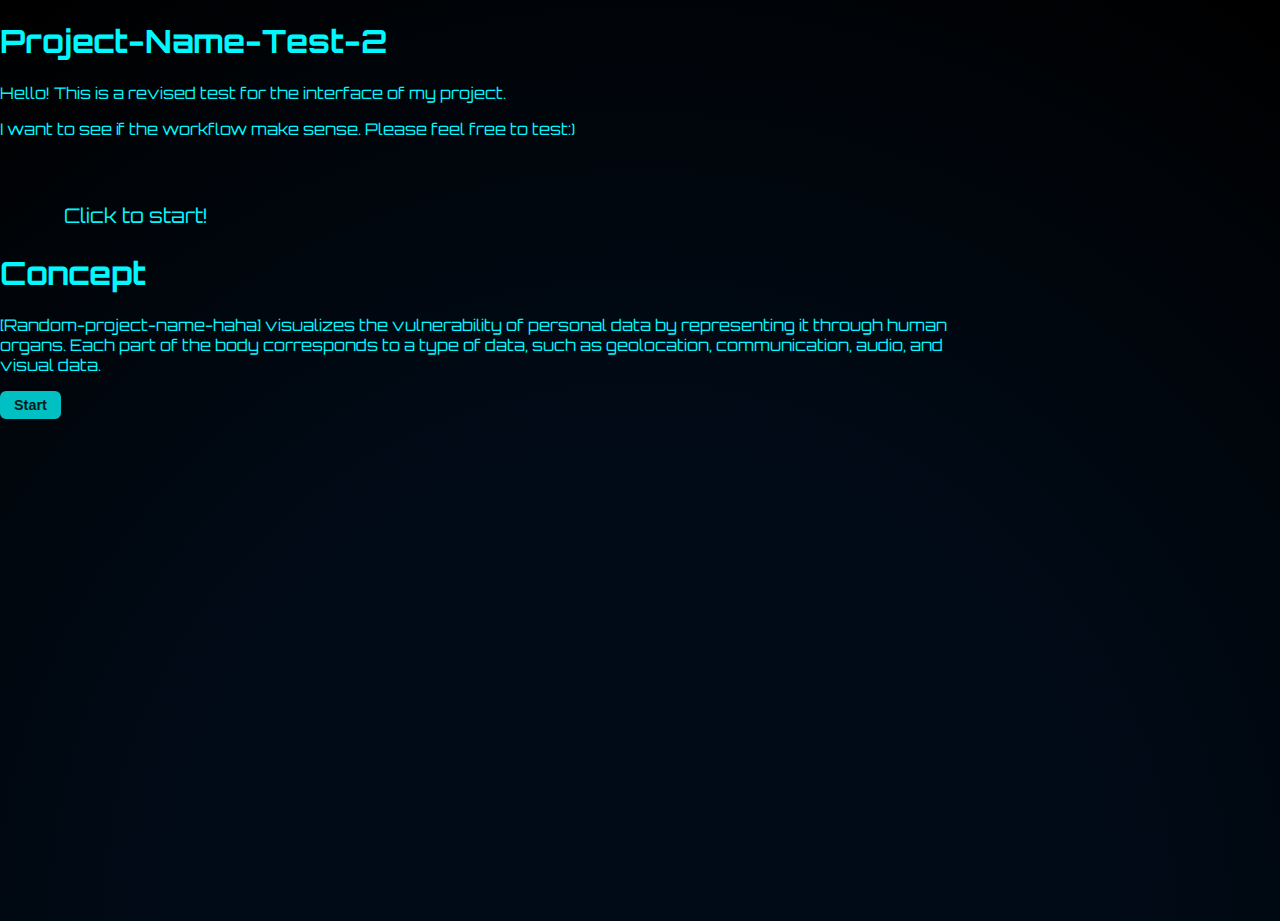
<file: index.html>
<!DOCTYPE html>
<html lang="en">
<head>
    <link rel="stylesheet" type="text/css" href="style.css">
    <link href="https://fonts.googleapis.com/css2?family=Abril+Fatface&family=Orbitron&family=Caudex&family=Audiowide&family= &family=Yrsa&family=Glory&family=Marcellus&family=Titillium+Web&family=Handjet&family=Prompt:ital,wght@0,300;0,400;1,300;1,400&display=swap" rel="stylesheet">
    <meta charset="UTF-8">
    <meta http-equiv="X-UA-Compatible" content="IE=edge">
    <meta name="viewport" content="width=device-width, initial-scale=1.0">
    <title>Interface sample rev</title>
</head>
<body>
    <div class="section" id="homepage">
        <h1>Project-Name-Test-2</h1>
        <div>
        <p>Hello! This is a revised test for the interface of my project.</p>
        <p>I want to see if the workflow make sense. Please feel free to test:)</p>
    </div>
        <!-- <img src="intro-image.png" alt="Project Image Intro" style="width:20%; height:auto;"> -->
        <div onclick="showConcept()" style="margin:5% 5% 2% 5%;font-size:20px;">Click to start!</div>
    </div>

    <div class="section hidden" id="concept">
        <h1>Concept</h1>
        
        <p class="concept-intro" style="width:75%;">[Random-project-name-haha] visualizes the vulnerability of personal data by representing it through human organs. 
            Each part of the body corresponds to a type of data, such as geolocation, communication, audio, and visual data.</p>
        <button class="btn" onclick="window.location.href='choice.html'">Start</button>
    </div>

    <script src="script.js"></script>
</body>

</html>
</file>
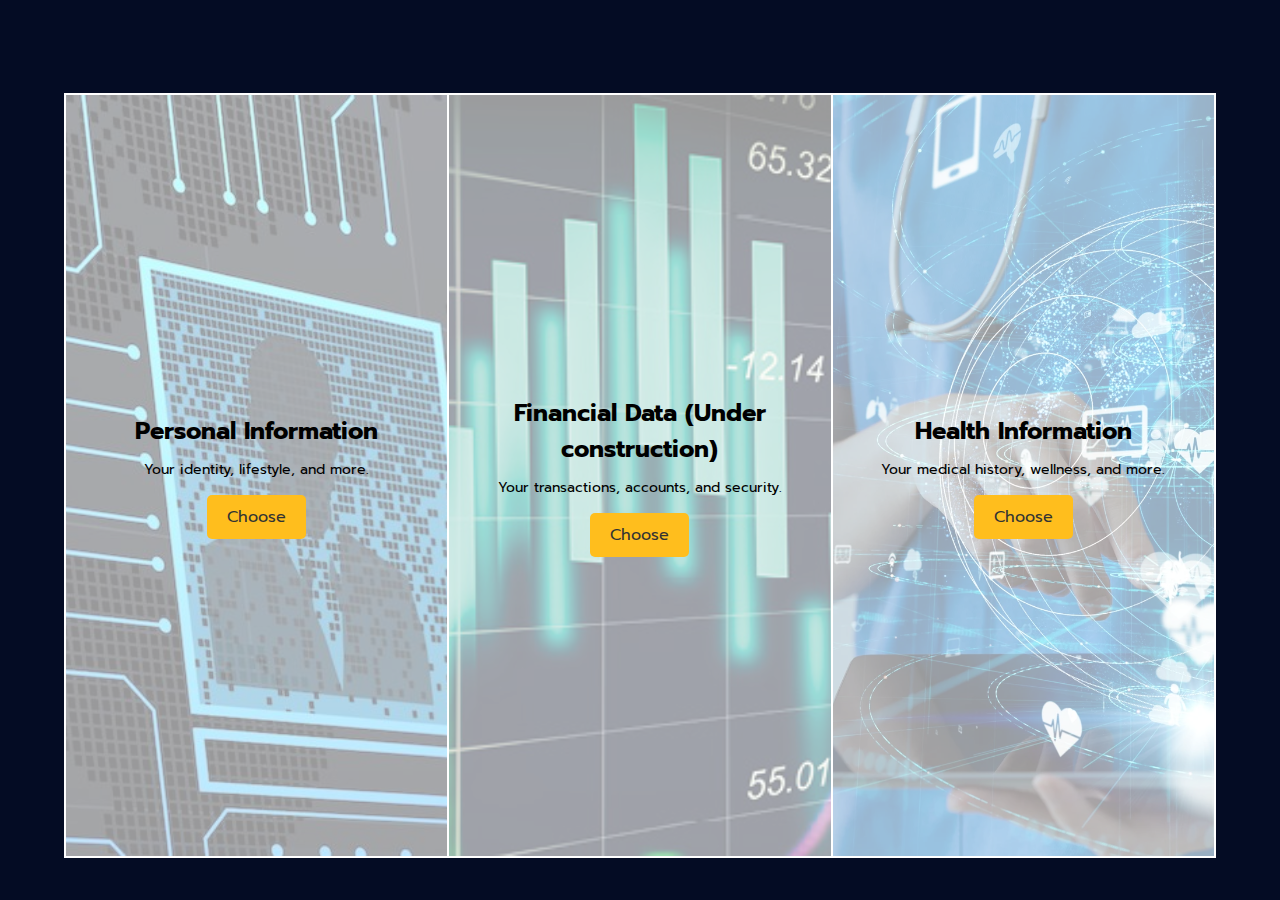
<file: choice.html>
<!DOCTYPE html>
<html lang="en">
<head>
    <link href="https://fonts.googleapis.com/css2?family=Abril+Fatface&family=Orbitron&family=Caudex&family=Audiowide&family= &family=Yrsa&family=Glory&family=Marcellus&family=Titillium+Web&family=Handjet&family=Prompt:ital,wght@0,300;0,400;1,300;1,400&display=swap" rel="stylesheet">
    <meta charset="UTF-8">
    <meta name="viewport" content="width=device-width, initial-scale=1.0">
    <title>Choose Your Data Type</title>
    <link rel="stylesheet" href="choice-styles.css">
</head>
<div id="intro" style="position:absolute;color:white;margin-top:-49%;text-align: left;font-size:28px;">Choose the one you care the most:</div>
<body>
    <div class="choice-container">
        <!-- Personal Information Section -->
        <div class="choice-section" id="personal-info">
            <div class="content">
                <h2>Personal Information</h2>
                <p>Your identity, lifestyle, and more.</p>
                <button onclick="location.href='personal-tests/personal-test.html'">Choose</button>
            </div>
        </div>

        <!-- Financial Data Section -->
        <div class="choice-section" id="financial-info">
            <div class="content">
                <h2>Financial Data (Under construction)</h2>
                <p>Your transactions, accounts, and security.</p>
                <button onclick="location.href='financial-tests/financial-test.html'">Choose</button>
            </div>
        </div>

        <!-- Health Information Section -->
        <div class="choice-section" id="health-info">
            <div class="content">
                <h2>Health Information</h2>
                <p>Your medical history, wellness, and more.</p>
                <button onclick="location.href='health-tests/health-test.html'">Choose</button>
            </div>
        </div>
    </div>
</body>
</html>
</file>
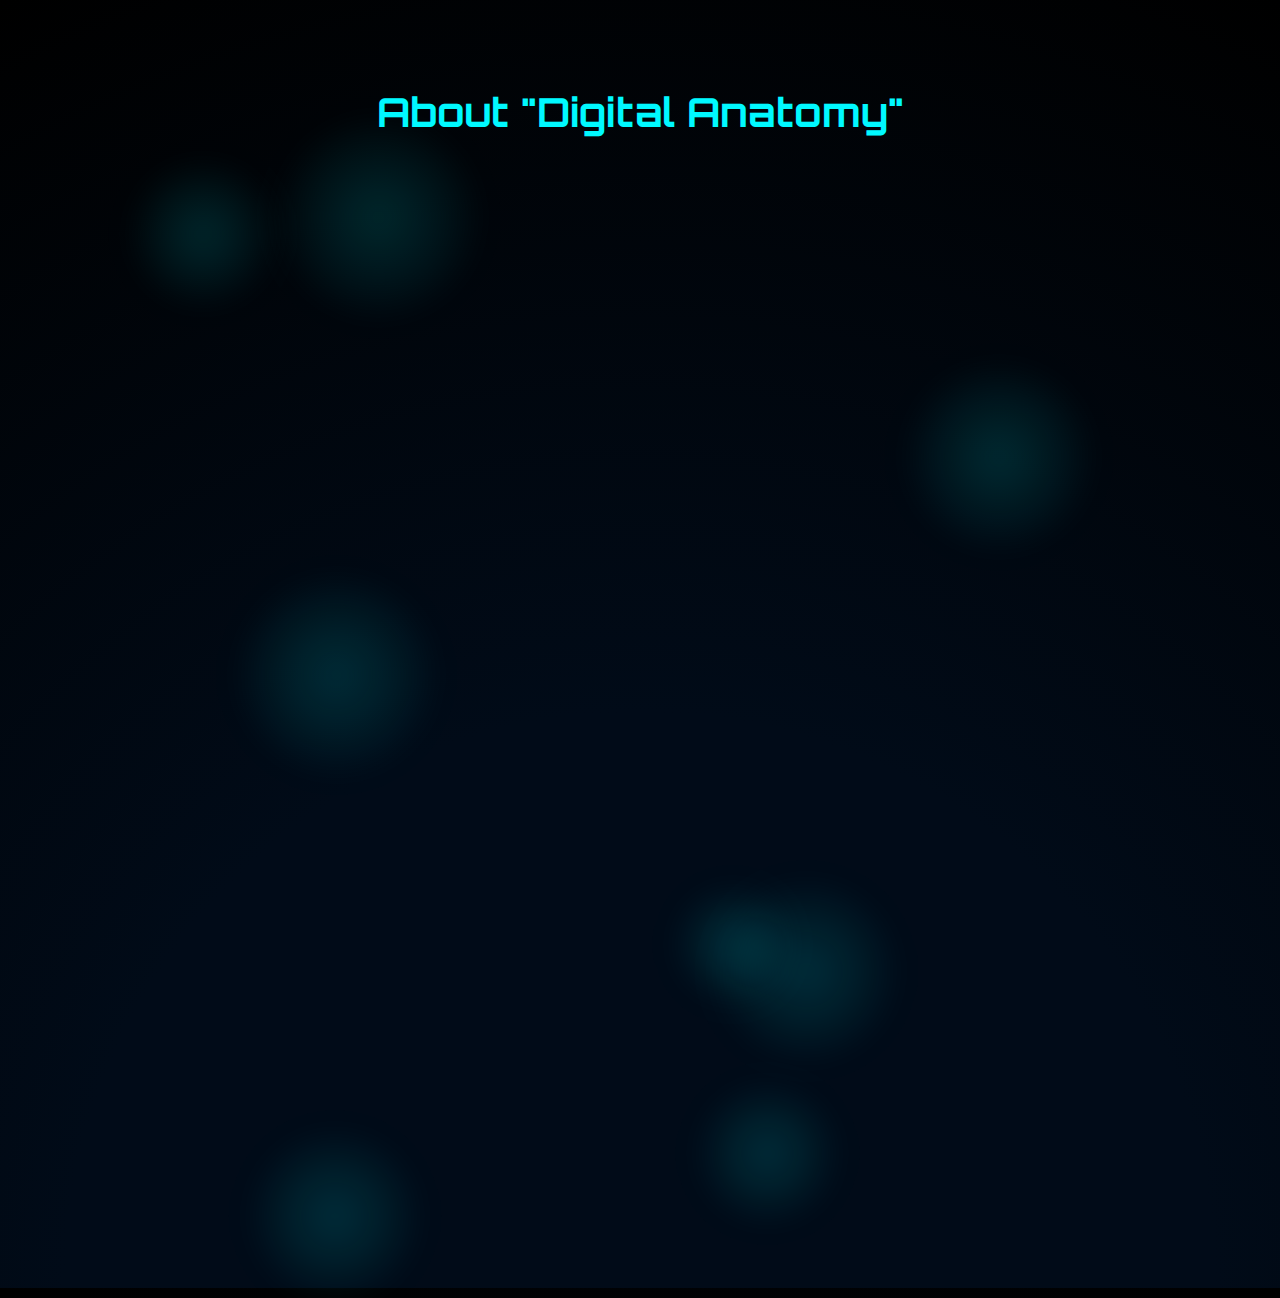
<file: overview.html>
<!DOCTYPE html>
<html lang="en">
<head>
    <link href="https://fonts.googleapis.com/css2?family=Abril+Fatface&family=Orbitron&family=Caudex&family=Audiowide&family= &family=Yrsa&family=Glory&family=Marcellus&family=Titillium+Web&family=Handjet&family=Prompt:ital,wght@0,300;0,400;1,300;1,400&display=swap" rel="stylesheet">
    <meta charset="UTF-8">
    <meta name="viewport" content="width=device-width, initial-scale=1.0">
    <title>Data Anatomy Overview</title>
    <link rel="stylesheet" href="overview.css">
</head>
<div id="intro" style="position:absolute;color:white;margin-top:-49%;text-align: left;font-size:28px;">Choose the one you care the most:</div>
<body>

    <div class="overview-container">
      <div id="glow-field"></div>
        <h1 class="overview-title hidden">About "Digital Anatomy"</h1>
        <div class="overview-subtitle hidden" style="color:ghostwhite;">
            <p class="typing-text">Data Skin is used to protect our data, like human skin.</p>
            <p class="typing-text" style="margin-top: -1%;">Each part of your body holds a different kind of data. Here's how they're mapped:</p>
        </div>
    
    <div class="overview-grid hidden">
        <div class="left info-panel">
          <div class="info-item" data-key="eyes">Eyes – Visual Data<br><span class="info-desc">Photos, camera access</span></div>
          <div class="info-item" data-key="heart">Heart – Personal Info<br><span class="info-desc">Name, contact, profile</span></div>
          <div class="info-item" data-key="skin">Skin – Biometric<br><span class="info-desc">Face, fingerprint</span></div>
        </div>
      
        <div class="body-map">
          <img src="body-outline.png" alt="Human Body Outline" class="body-img body-image-avoid">
          <div class="dot brain" data-key="brain"></div>
          <div class="dot eyes" data-key="eyes"></div>
          <div class="dot ears" data-key="ears"></div>
          <div class="dot heart" data-key="heart"></div>
          <div class="dot feet" data-key="feet"></div>
          <div class="dot hands" data-key="hands"></div>
          <div class="dot skin" data-key="skin"></div>
        </div>
      
        <div class="right info-panel">
          <div class="info-item" data-key="brain">Brain – Cognitive Data<br><span class="info-desc">Preferences, habits</span></div>
          <div class="info-item" data-key="ears">Ears – Audio Data<br><span class="info-desc">Voice recordings</span></div>
          <div class="info-item" data-key="hands">Hands – Communication<br><span class="info-desc">Messages, chat logs</span></div>
          <div class="info-item" data-key="feet">Feet – Location<br><span class="info-desc">Where you've been</span></div>
        </div>

        <button class="scan-btn" onclick="location.href='personal-tests/personal-test.html'">Begin Scan</button>
  </div>
  
  <script>
// Global BGM variable
let bgm;

document.addEventListener('DOMContentLoaded', async function() {
    // Check if BGM should be playing from previous page
    const shouldPlayBGM = sessionStorage.getItem('bgmPlaying') === 'true';
    const bgmPosition = parseFloat(sessionStorage.getItem('bgmPosition') || '0');
    
    if (shouldPlayBGM) {
        bgm = new Audio('sound/bgm1.mp3');
        bgm.loop = true;
        bgm.volume = 0.5;
        
        // Set the current time to resume from the previous position
        bgm.addEventListener('loadedmetadata', function() {
            bgm.currentTime = bgmPosition;
            bgm.play().catch(err => {
                console.log("Auto-play prevented, adding click handler");
                
                // One-time click handler to start BGM
                const playBGM = function() {
                    bgm.play();
                    document.removeEventListener('click', playBGM);
                };
                document.addEventListener('click', playBGM);
            });
        });
    }

    // Modified typing effect for overview page
    async function typeText(element, text) {
        const originalText = text;  // Store the original text
        element.textContent = '';   // Clear the element
        
        // Play typing sound once for the whole sentence
        const typingSound = new Audio('sound/typing.mp3');
        typingSound.volume = 0.4;
        typingSound.play();
        
        // Type each character
        for (let i = 0; i < originalText.length; i++) {
            element.textContent += originalText.charAt(i);  // Add each character
            await new Promise(resolve => setTimeout(resolve, 50));
        }
        
        // Stop sound when sentence is complete
        typingSound.pause();
        typingSound.currentTime = 0;
    }

    const title = document.querySelector('.overview-title');
    const subtitle = document.querySelector('.overview-subtitle');
    const grid = document.querySelector('.overview-grid');
    const typingTexts = document.querySelectorAll('.typing-text');
    
    const wait = ms => new Promise(resolve => setTimeout(resolve, ms));
    
    async function startAnimationSequence() {
        title.classList.remove('hidden');
        title.classList.add('fade-in');
        
        await wait(1000);
        
        subtitle.classList.remove('hidden');
        subtitle.classList.add('fade-in');
        
        for (let i = 0; i < typingTexts.length; i++) {
            const text = typingTexts[i];
            const originalText = text.textContent;  // Store original text before clearing
            text.classList.add('visible');
            await typeText(text, originalText);     // Pass the original text
            await wait(800);
        }
        
        await wait(500);
        grid.classList.remove('hidden');
        grid.classList.add('fade-in');
    }
    
    startAnimationSequence();

    // Update the scan button click handler
    document.querySelector('.scan-btn').addEventListener('click', () => {
        if (bgm) {
            bgm.pause();
            bgm.currentTime = 0;
            sessionStorage.removeItem('bgmPlaying');
            sessionStorage.removeItem('bgmPosition');
        }
    });
});

const glowField = document.getElementById("glow-field");
const GLOW_COUNT = 8;
const existingPositions = [];
const bodyImage = document.querySelector('.body-image-avoid');
const bodyRect = bodyImage.getBoundingClientRect();

function distance(x1, y1, x2, y2) {
  const dx = x1 - x2;
  const dy = y1 - y2;
  return Math.sqrt(dx * dx + dy * dy);
}

for (let i = 0; i < GLOW_COUNT; i++) {
  let attempts = 0;
  let top, left;
  let tooClose = false;

  do {
    tooClose = false;
    top = Math.random() * 90;
    left = Math.random() * 90;
    attempts++;

    // 暂时生成一个虚拟 DOM 空间来判断位置
    const container = glowField.getBoundingClientRect();
    const xPx = container.left + (left / 100) * container.width;
    const yPx = container.top + (top / 100) * container.height;

    // 如果粒子中心点落在人体 image 区域里，就重新生成
    if (
      xPx > bodyRect.left &&
      xPx < bodyRect.right &&
      yPx > bodyRect.top &&
      yPx < bodyRect.bottom
    ) {
      tooClose = true;
      continue;
    }

    for (const pos of existingPositions) {
      if (distance(left, top, pos.left, pos.top) < 35) {
        tooClose = true;
        break;
      }
    }
  } while (tooClose && attempts < 30);

  existingPositions.push({ top, left });

  const glow = document.createElement("div");
  glow.classList.add("pulse-glow");
  glow.style.top = `${top}%`;
  glow.style.left = `${left}%`;

  const size = 100 + Math.random() * 100;
  glow.style.width = glow.style.height = `${size}px`;
  glow.style.animationDuration = `${35 + Math.random() * 15}s`;
  glow.style.animationDelay = `${Math.random() * 10}s`;

  glowField.appendChild(glow);
}

const dots = document.querySelectorAll('.dot');
const panels = document.querySelectorAll('.info-item');
const dotSequence = ['brain', 'eyes', 'ears', 'heart', 'skin', 'hands', 'feet'];
let currentDotIndex = 0;

// Initially hide all info panels and make all dots grey except the first one
panels.forEach(panel => {
    panel.style.cssText = `
        opacity: 0;
        visibility: hidden;
        transform: translateY(20px);
        transition: opacity 0.3s ease, visibility 0.3s ease, transform 0.3s ease;
    `;
});

// Style for inactive dots
dots.forEach(dot => {
    if (dot.getAttribute('data-key') !== dotSequence[0]) {
        dot.style.cssText = `
            background: #808080;
            opacity: 0.7;
        `;
        // Change the before pseudo-element color for inactive dots
        dot.style.setProperty('--pulse-color', 'rgba(255, 255, 255, 0.2)');
    }
});

let currentlyShownPanel = null;

// Update the dots click event handler
dots.forEach(dot => {
    dot.addEventListener('click', () => {
        const key = dot.getAttribute('data-key');
        
        // Only proceed if this is the current dot in sequence
        if (key === dotSequence[currentDotIndex]) {
            // Hide currently shown panel if it exists
            if (currentlyShownPanel) {
                currentlyShownPanel.style.opacity = '0';
                currentlyShownPanel.style.visibility = 'hidden';
                currentlyShownPanel.style.transform = 'translateY(20px)';
                currentlyShownPanel = null;
            }

            // Show the clicked panel
            panels.forEach(panel => {
                if (panel.getAttribute('data-key') === key) {
                    panel.style.opacity = '1';
                    panel.style.visibility = 'visible';
                    panel.style.transform = 'translateY(0)';
                    currentlyShownPanel = panel;
                }
            });

            // Play ping sound
            const clickSound = new Audio('sound/ping.mp3');
            clickSound.volume = 0.3;
            clickSound.play();

            // Check if this was the last dot (feet)
            if (key === 'feet') {
                // Reveal all panels with staggered animation
                setTimeout(() => {
                    // Make all dots active
                    dots.forEach(d => {
                        d.style.cssText = `
                            background: #00f9ff;
                            opacity: 1;
                            transition: all 2s ease;
                        `;
                        d.style.setProperty('--pulse-color', 'rgba(0, 249, 255, 0.3)');
                    });
                    
                    // Show all panels with staggered animation
                    panels.forEach((panel, index) => {
                        setTimeout(() => {
                            panel.style.cssText = `
                                opacity: 1;
                                visibility: visible;
                                transform: translateY(0);
                                transition: all 2s cubic-bezier(0.25, 0.1, 0.25, 1.0);
                            `;
                        }, index * 200); // Stagger the animations by 200ms
                    });
                    
                    // Play a special reveal sound
                    const revealSound = new Audio('sound/ping.mp3');
                    revealSound.volume = 0.4;
                    revealSound.play();
                }, 1000);
            } else {
                // Not the last dot, continue with sequence
                currentDotIndex++;

                // Update dot colors
                dots.forEach(d => {
                    const dotKey = d.getAttribute('data-key');
                    if (dotKey === dotSequence[currentDotIndex]) {
                        // Next active dot
                        d.style.cssText = `
                            background: #00f9ff;
                            opacity: 1;
                        `;
                        d.style.setProperty('--pulse-color', 'rgba(0, 249, 255, 0.2)');
                    } else if (currentDotIndex > dotSequence.indexOf(dotKey)) {
                        // Previously clicked dots - just lower opacity
                        d.style.cssText = `
                            background: #00f9ff;
                            opacity: 0.5;
                        `;
                        d.style.setProperty('--pulse-color', 'rgba(0, 249, 255, 0.2)');
                    } else if (currentDotIndex < dotSequence.indexOf(dotKey)) {
                        // Not yet active dots - grey with white pulse
                        d.style.cssText = `
                            background: #808080;
                            opacity: 0.7;
                        `;
                        d.style.setProperty('--pulse-color', 'rgba(255, 255, 255, 0.2)');
                    }
                });
            }
        }
    });

    // Keep the hover and mouseleave handlers as they are
});
  </script>
  
</body>
</html>
</file>
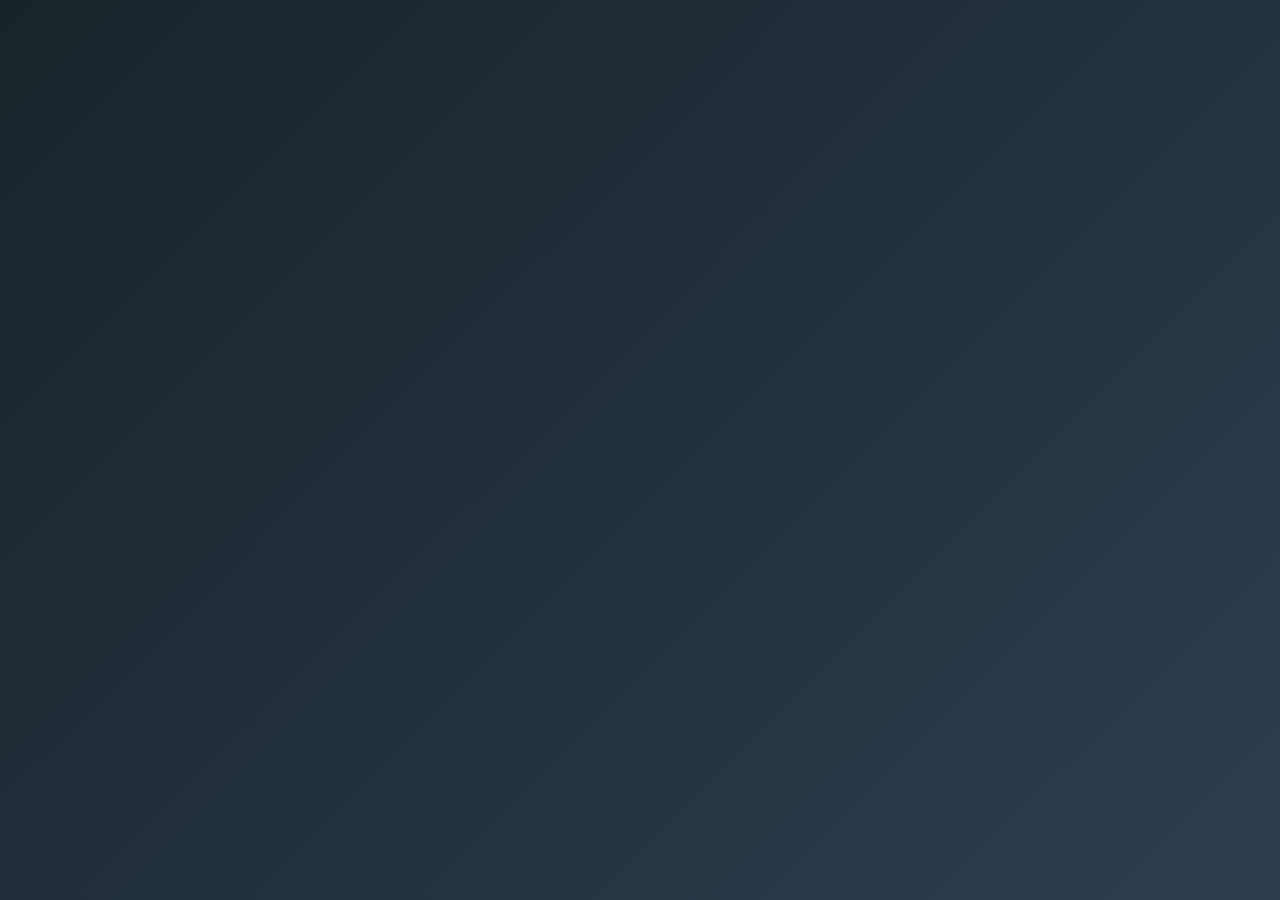
<file: financial-tests/financial-test.html>
<!DOCTYPE html>
<html lang="en">
<head>
    <meta charset="UTF-8">
    <link href="https://fonts.googleapis.com/css2?family=Abril+Fatface&family=Orbitron&family=Caudex&family=Audiowide&family= &family=Yrsa&family=Glory&family=Marcellus&family=Titillium+Web&family=Handjet&family=Prompt:ital,wght@0,300;0,400;1,300;1,400&display=swap" rel="stylesheet">
    <meta name="viewport" content="width=device-width, initial-scale=1.0">
    <title>Financial Data Test</title>
    <link rel="stylesheet" href="financial.css">
    <script defer src="financial-script.js"></script>
</head>
<body>
    <div class="container">
        <!-- Background Image and Narrative Section -->
        <div class="background">
            <div class="narrative">
                <h1>Scenario: Financial Data</h1>
                <p style="text-align: left;">This section helps evaluate how you handle your financial information. 
                    Your responses will reflect your practices and priorities when it comes to safeguarding your financial data.</p>
                <button id="startJourney">Start</button>
            </div>
        </div>

        <!-- Questions Section, initially hidden until Start Journey is clicked -->
    <div class="question-section hidden" id="questionSection">
        <div class="question">
            <h2 id="questionText">Question will appear here</h2>
            <div class="slider-container">
                <span id="sliderLabelLeft" class="slider-label" style="font-size: 1.2em;">No</span>
                <input type="range" id="responseSlider" min="0" max="100" step="0.1"> 
                <span id="sliderLabelRight" class="slider-label" style="font-size: 1.2em;">Yes</span>
            </div>
            <p style="color:rgb(58,76,122);font-size:1.1em; display:none;">Your choice: <span id="sliderValue">3</span></p>
            <button id="nextQuestion">Next</button>
        </div>
    </div>
    
</body>
</html>
</file>
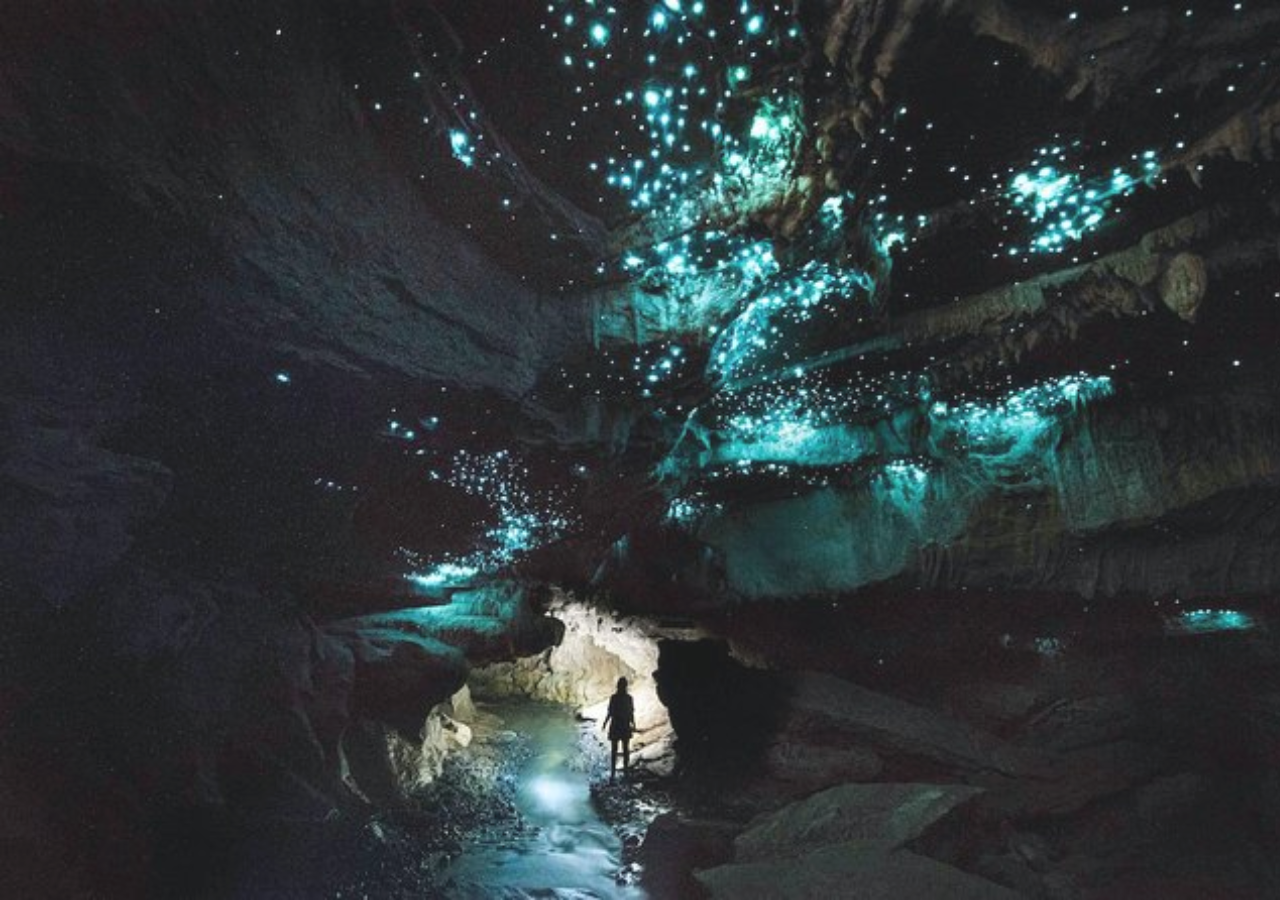
<file: health-tests/health-test.html>
<!DOCTYPE html>
<html lang="en">
<head>
    <meta charset="UTF-8">
    <link href="https://fonts.googleapis.com/css2?family=Abril+Fatface&family=Orbitron&family=Caudex&family=Audiowide&family= &family=Yrsa&family=Glory&family=Marcellus&family=Titillium+Web&family=Handjet&family=Prompt:ital,wght@0,300;0,400;1,300;1,400&display=swap" rel="stylesheet">
    <meta name="viewport" content="width=device-width, initial-scale=1.0">
    <title>Health Information Test</title>
    <link rel="stylesheet" href="health.css">
    <script defer src="health-script.js"></script>
</head>
<body>
    <div class="container">
        <!-- Background Image and Narrative Section -->
        <div class="background">
            <div class="narrative">
                <h1>Scenario: Health Information</h1>
                <p style="text-align: left;">This section focuses on the security of your health-related data. Your responses will help indicate how well you protect this sensitive information.</p>
                <button id="startJourney">Start</button>
            </div>
        </div>

        <!-- Questions Section, initially hidden until Start Journey is clicked -->
    <div class="question-section hidden" id="questionSection">
        <div class="question">
            <h2 id="questionText">Question will appear here</h2>
            <div class="slider-container">
                <span id="sliderLabelLeft" class="slider-label" style="font-size: 1.2em;">No</span>
                <input type="range" id="responseSlider" min="0" max="100" step="0.1"> 
                <span id="sliderLabelRight" class="slider-label" style="font-size: 1.2em;">Yes</span>
            </div>
            <p style="color:rgb(58,76,122);font-size:1.1em; display:none;">Your choice: <span id="sliderValue">3</span></p>
            <button id="nextQuestion">Next</button>
        </div>
    </div>
    
</body>
</html>
</file>
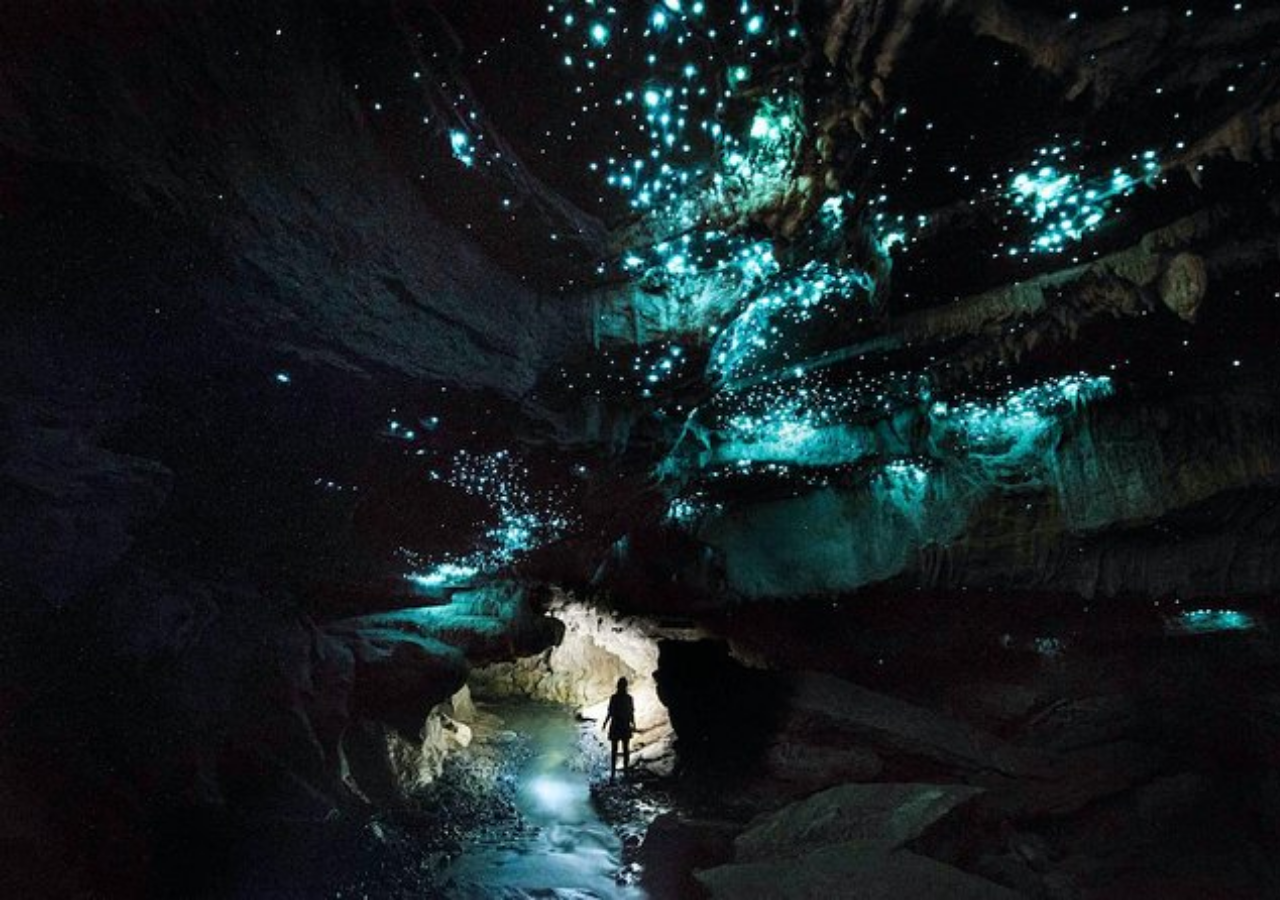
<file: tests/health-test.html>
<!DOCTYPE html>
<html lang="en">
<head>
    <meta charset="UTF-8">
    <link href="https://fonts.googleapis.com/css2?family=Abril+Fatface&family=Orbitron&family=Caudex&family=Audiowide&family= &family=Yrsa&family=Glory&family=Marcellus&family=Titillium+Web&family=Handjet&family=Prompt:ital,wght@0,300;0,400;1,300;1,400&display=swap" rel="stylesheet">
    <meta name="viewport" content="width=device-width, initial-scale=1.0">
    <title>Health Information Test</title>
    <link rel="stylesheet" href="health.css">
    <script defer src="health-script.js"></script>
</head>
<body>
    <div class="container">
        <!-- Background Image and Narrative Section -->
        <div class="background">
            <div class="narrative">
                <h1>Scene 3: The Cave</h1>
                <p>You wake up in an underwater cave, surrounded by shimmering crystals and a gentle flow of water. The serene, healing environment invites you to explore further.</p>
                <button id="startJourney">Start Journey</button>
            </div>
        </div>

        <!-- Questions Section, initially hidden until Start Journey is clicked -->
        <div class="question-section hidden" id="questionSection">
            <div class="question">
                <h2 id="questionText">Question will appear here</h2>
                <div class="slider-container">
                    <span id="sliderLabelLeft" class="slider-label">No</span>
                    <input type="range" id="responseSlider" min="1" max="5" value="3">
                    <span id="sliderLabelRight" class="slider-label">Yes</span>
                </div>
                <p style="color:rgb(58,76,122);font-size:1.1em;">Your choice: <span id="sliderValue">3</span></p>
                <button id="nextQuestion">Next</button>
            </div>
        </div>
    </div>
</body>
</html>
</file>
<file: style.css>
/* body, html {
    margin: 0;
    padding: 0;
    font-family: "Prompt", sans-serif;
    background-color: rgba(255,255,255,0.55);
    background-blend-mode: lighten;
    text-align: center;
    background-image: url('bg.png');
    background-repeat: no-repeat;
    background-attachment: fixed;
    background-size: cover;
}
h1{
    font-family: "Orbitron", sans-serif;
    font-size:66px;
    margin-top:-18%;
    margin-bottom:0%;
}
p{
    color:rgb(4,12,36);
}
.section {
    height: 100vh;
    display: flex;
    justify-content: center;
    align-items: center;
    flex-direction: column;
    transition: all 0.5s ease;
}
.hidden {
    display: none;
}
.btn {
    padding: 10px 20px;
    background-color: #FFBE1D;
    border: none;
    color: white;
    font-size: 20px;
    cursor: pointer;
    margin-top: 20px;
}
.btn:hover {
    background-color: #e6a718;
}
.concept-intro {
    margin-top: 20px;
} */

body {
    margin: 0;
    padding: 0;
    font-family: 'Orbitron', sans-serif;
    background: radial-gradient(circle at bottom, #010b18 40%, #000 100%);
    color: #00f9ff;
    height: 100vh;
    overflow: hidden;
  }
  
  .wake-overlay {
    position: absolute;
    top: 0;
    left: 0;
    width: 100%;
    height: 100%;
    background-color: #000;
    display: flex;
    justify-content: center;
    align-items: center;
    z-index: 10;
    animation: fadeOut 3s ease forwards;
  }
  
  .wake-text {
    font-size: 1.5em;
    color: #0ff;
    opacity: 0.8;
    animation: blink 1s infinite alternate;
  }
  
  @keyframes fadeOut {
    0% { opacity: 1; }
    90% { opacity: 1; }
    100% { opacity: 0; display: none; }
  }
  
  @keyframes blink {
    from { opacity: 0.2; }
    to { opacity: 1; }
  }
  
  .bubble {
    position: absolute;
    bottom: -50px;
    width: 8px;
    height: 8px;
    background: rgba(0,255,255,0.6);
    border-radius: 50%;
    animation: rise 6s linear infinite;
    z-index: 1;
  }
  
  @keyframes rise {
    0% { transform: translateY(0) scale(1); opacity: 0.7; }
    100% { transform: translateY(-110vh) scale(0.6); opacity: 0; }
  }
  
  .dialogue-box {
    position: absolute;
    bottom: 40px;
    left: 50%;
    transform: translateX(-50%);
    background: rgba(0, 10, 20, 0.95);
    border: 1px solid #00f0ff;
    width: 92%;
    max-width: 900px;
    padding: 28px 36px;
    display: flex;
    align-items: flex-start;
    gap: 20px;
    box-shadow: 0 0 40px rgba(0, 255, 255, 0.25);
    border-radius: 16px;
    z-index: 2;
  }
  
  .npc-avatar {
    width: 80px;
    height: 80px;
    background: url('npc-avatar.png') no-repeat center/cover;
    border-radius: 50%;
    flex-shrink: 0;
    border: 2px solid #00f0ff;
  }
  
  .dialogue-content {
    flex-grow: 1;
  }
  
  .npc-name {
    font-weight: bold;
    color: #06e0ff;
    margin-bottom: 10px;
  }
  
  .npc-text {
    font-family: 'Prompt', sans-serif;
    font-size: 1.1em;
    line-height: 1.6em;
    margin-bottom: 18px;
    white-space: pre-line;
  }
  
  button {
    padding: 6px 14px;
    font-size: 0.9em;
    background: #00c0c3;
    color: #001c1c;
    border: none;
    border-radius: 6px;
    font-weight: 600;
    cursor: pointer;
    transition: background 0.3s ease;
  }
  
  button:hover {
    background: #009fa2;
  }
</file>
<file: overview.css>
body {
  margin: 0;
  padding: 0;
  font-family: 'Orbitron', sans-serif;
  background: radial-gradient(circle at bottom, #010b18 40%, #000 100%);
  color: #00f9ff;
  display: flex;
  flex-direction: column;
  align-items: center;
  justify-content: flex-start;
  min-height: 100vh;
  overflow-x: hidden;
}
.overview-container {
  max-width: 1400px;
  padding: 60px 20px 40px;
  text-align: center;
  position:relative;
}
.overview-title {
  font-size: 2.5em;
  margin-bottom: 10px;
}
.overview-subtitle {
  font-size: 1.1em;
  font-weight: 300;
  font-family: 'Prompt', sans-serif;
  margin-bottom: 40px;
}
.overview-grid {
  display: grid;
  grid-template-columns: 1fr auto 1fr;
  gap: 50px;
  align-items: center;
  position: relative;
}
.body-map {
  position: relative;
  width: 100%;
  max-width: 400px;
  z-index: 1;
}
.body-img {
  width: 100%;
  opacity: 0.85;
}
.dot {
  position: absolute;
  width: 12px;
  height: 12px;
  border-radius: 50%;
  background: #00f9ff;
  box-shadow: 0 0 8px rgba(0, 249, 255, 0.4);
  transform: translate(-50%, -50%);
  cursor: pointer;
  z-index: 3;
  display: flex;
  justify-content: center;
  align-items: center;
  transition: transform 0.3s ease, box-shadow 0.3s ease;
  --pulse-color: rgba(0, 249, 255, 0.2);
}
.dot::after {
  content: '';
  position: absolute;
  width: 1px;
  height: 50px;
  background: linear-gradient(to bottom, #00f9ff, rgba(0,249,255,0.3));
  top: 100%;
  left: 50%;
  transform: translateX(-50%) scaleY(0);
  transform-origin: top;
  opacity: 0;
  transition: transform 0.4s ease-out, opacity 0.4s ease-out;
  box-shadow: 0 0 5px rgba(0, 249, 255, 0.5);
}

.dot:hover::after {
  /* Remove this rule completely */
}

.dot:hover {
  transform: translate(-50%, -50%) scale(1.2);
  box-shadow: 0 0 14px rgba(0, 249, 255, 0.7), 0 0 22px rgba(0, 249, 255, 0.3);
}

.dot.eyes {
  top: 6.5%;
  left: 50%;
}
.dot.heart {
  top: 25%;
  left: 50%;
}
.dot.brain {
  top: 3%;
  left: 50%;
}
.dot.ears {
  top: 8.5%;
  left: 59%;
}
.dot.hands {
  top: 50%;
  left: 95%;
}
.dot.skin {
  top: 50%;
  left: 28%;
}
.dot.feet {
  top: 97%;
  left: 68%;
}
.dot.brain::after {
  height: 43vh;
  transform: translateX(-50%) rotate(-71deg);
}
.dot.eyes::after {
  height: 46vh;
  transform: translateX(-50%) rotate(64deg);
}
.dot.ears::after {
  height: 43vh;
  transform: translateX(-50%) rotate(-50deg);
}
.dot.heart::after {
  height: 42vh;
  transform: translateX(-50%) rotate(60deg);
}
.dot.skin::after {
  height: 24vh;
  transform: translateX(-50%) rotate(50deg);
}
.dot.hands::after {
  height: 10.5vh;
  transform: translateX(-50%) rotate(-50deg);
}
.dot.feet::after {
  height: 27vh;
  transform: translateX(-50%) rotate(-133.5deg);
}

.info-panel {
  display: flex;
  flex-direction: column;
  gap: 110px;
  font-family: 'Prompt', sans-serif;
  flex: 1;
  min-width: 300px;
  z-index: 2;
}
.info-item {
  background: rgba(0,255,255,0.08);
  border: 1px solid rgba(0,255,255,0.3);
  border-radius: 12px;
  padding: 18px 24px;
  transition: all 0.3s ease;
  text-align: left;
  opacity: 0;
  visibility: hidden;
  transform: translateY(20px);
  position: relative;
  z-index: 3;
  font-size: 1.1em;
}
.info-item:hover {
  background: rgba(0,255,255,0.2);
  transform: scale(1.02);
}
.info-item.highlighted {
  box-shadow: 0 0 6px 1px rgba(0, 249, 255, 0.4);
  border-color: rgba(0, 249, 255, 0.6);
}

.info-title {
  font-weight: bold;
  font-size: 1.2em;
}
.info-desc {
  font-size: 1em;
  opacity: 0.8;
  margin-top: 4px;
}
.scan-btn {
  padding: 15px 30px;
  font-size: 1.2em;
  background: #00c0c3;
  color: #001c1c;
  border: none;
  border-radius: 10px;
  font-weight: 600;
  cursor: pointer;
  transition: background 0.3s ease;
  margin-top: 50px;
  grid-column: 1 / span 3;
  justify-self: center;
  margin-left: auto;
  margin-right: auto;
}
.scan-btn:hover {
  background: #009fa2;
}
#glow-field {
  position: fixed;
  top: 0;
  left: 0;
  width: 100vw;
  height: 100vh;
  z-index: 0;
  pointer-events: none;
  overflow: hidden;
}
#glow-field {
  position: absolute;
  top: 0;
  left: 0;
  width: 100%;
  height: 100%;
  z-index: 0;
  pointer-events: none;
  overflow: visible;
}

.pulse-glow {
  position: absolute;
  background: radial-gradient(circle, rgba(0,249,255,0.3) 0%, rgba(0,249,255,0.04) 70%);
  border-radius: 50%;
  filter: blur(15px);
  mix-blend-mode: screen;
  transform-origin: center;
  animation: floatSoft 10s ease-in-out infinite alternate;
  opacity: 0.5;
  transform-origin: center;
  z-index: 0;
}

@keyframes floatSoft {
  0% {
    transform: translate(0px, 0px) scale(1) rotate(0deg);
    opacity: 0.35;
  }
  50% {
    transform: translate(-30px, -60px) scale(1.2) rotate(10deg);
    opacity: 0.6;
  }
  100% {
    transform: translate(0px, 0px) scale(1) rotate(0deg);
    opacity: 0.35;
  }
}

.hidden {
  opacity: 0;
  visibility: hidden;
}

.fade-in {
  animation: fadeIn 1s forwards;
}

.typing-text {
  display: none;
  text-align: center;
}

.typing-text.visible {
  display: block;
}

.typing-effect {
  position: relative;
  display: inline-block;
  width: 100% !important;
}

.typing-effect::after {
  content: "";
  position: absolute;
  top: 0;
  right: 0;
  width: 100%;
  height: 100%;
  background-color: rgba(10, 25, 54, 0.95);
  animation: typing 3s steps(40, end) forwards;
}

@keyframes fadeIn {
  from {
    opacity: 0;
  }
  to {
    opacity: 1;
    visibility: visible;
  }
}

@keyframes typing {
  to {
    width: 0;
  }
}

.dot::before {
  content: '';
  position: absolute;
  width: 34px;
  height: 34px;
  border-radius: 50%;
  background: var(--pulse-color);
  z-index: 2;
  animation: pulse-halo 2s infinite ease-in-out;
}

@keyframes pulse-halo {
  0% {
    transform: scale(1);
    opacity: 0.3;
  }
  50% {
    transform: scale(1.3);
    opacity: 0.5;
  }
  100% {
    transform: scale(1);
    opacity: 0.3;
  }
}

.dot:hover::before {
  background: rgba(0, 249, 255, 0.2);
  animation: pulse-halo 1s infinite ease-in-out;
}

.dot.active {
  transform: translate(-50%, -50%) scale(1.2);
  box-shadow: 0 0 12px rgba(0, 249, 255, 0.8), 0 0 20px rgba(0, 249, 255, 0.4);
}

/* Fix the transform property in the active-line class */
.dot.active-line::after {
  opacity: 1;
  transform: translateX(-50%) scaleY(1) rotate(0deg); /* Remove the rotation override */
}

/* Fix the active class as well */
.dot.active::after {
  opacity: 1;
  transform: translateX(-50%) scaleY(1);
}

/* Individual dot after transforms - keep these below the active-line class */
.dot.brain.active-line::after {
  transform: translateX(-50%) scaleY(1) rotate(-71deg);
}

.dot.eyes.active-line::after {
  transform: translateX(-50%) scaleY(1) rotate(64deg);
}

.dot.ears.active-line::after {
  transform: translateX(-50%) scaleY(1) rotate(-50deg);
}

.dot.heart.active-line::after {
  transform: translateX(-50%) scaleY(1) rotate(60deg);
}

.dot.skin.active-line::after {
  transform: translateX(-50%) scaleY(1) rotate(50deg);
}

.dot.hands.active-line::after {
  transform: translateX(-50%) scaleY(1) rotate(-50deg);
}

.dot.feet.active-line::after {
  transform: translateX(-50%) scaleY(1) rotate(-133.5deg);
}

/* Do the same for the final reveal */
.dot.brain.active::after {
  transform: translateX(-50%) scaleY(1) rotate(-71deg);
}

.dot.eyes.active::after {
  transform: translateX(-50%) scaleY(1) rotate(64deg);
}

.dot.ears.active::after {
  transform: translateX(-50%) scaleY(1) rotate(-50deg);
}

.dot.heart.active::after {
  transform: translateX(-50%) scaleY(1) rotate(60deg);
}

.dot.skin.active::after {
  transform: translateX(-50%) scaleY(1) rotate(50deg);
}

.dot.hands.active::after {
  transform: translateX(-50%) scaleY(1) rotate(-50deg);
}

.dot.feet.active::after {
  transform: translateX(-50%) scaleY(1) rotate(-133.5deg);
}
</file>
<file: financial-tests/financial.css>
* {
    margin: 0;
    padding: 0;
    box-sizing: border-box;
}

body {
    display: flex;
    justify-content: center;
    align-items: center;
    min-height: 100vh;
    background: linear-gradient(135deg, 
        #19232a,  /* Dark charcoal */
        #2c3e50,  /* Steel blue-gray */
        #a2a9af,  /* Silver */
        #e5e8e8,  /* Platinum */
        #19232a   /* Back to dark charcoal for smooth loop */
    );
    background-size: 400% 400%;
    animation: silverAurora 10s ease infinite;
    font-family: "Prompt", sans-serif;
    opacity: 1;
    background-blend-mode: normal;
}

@keyframes silverAurora {
    0% {
        background-position: 0% 0%;
    }
    25% {
        background-position: 100% 0%;
    }
    50% {
        background-position: 100% 100%;
    }
    75% {
        background-position: 0% 100%;
    }
    100% {
        background-position: 0% 0%;
    }
}
body.fading {
    opacity: 0; /* Make the background fade out */
}

h1{
    font-family: "Orbitron", sans-serif;
    font-size:40px;
    margin-top:-2%;
    color:rgb(10,32,90);
}

.container {
    width: 75%;
    max-width: 900px;
    background-color: rgba(255, 255, 255, 0.6);
    border-radius: 10px;
    overflow: hidden;
    box-shadow: 0 4px 8px rgba(0, 0, 0, 0.1);
    padding:10px;
    opacity: 0; /* Start invisible */
    animation: fadeInContainer 3s ease forwards; /* Fade-in animation */
    animation-delay: 1s;
}
@keyframes fadeInContainer {
    0% {
        opacity: 0;
    }
    100% {
        opacity: 1;
    }
}

.background {
    padding: 40px;
    color: rgb(4,12,36);
    text-align: center;
}

.narrative h1 {
    font-size: 2.2em;
    margin-bottom: 30px;
}

.narrative p {
    font-size: 1.1em;
    margin-bottom: 25px;
    font-style: italic;
}

button {
    background-color: rgb(120,204,226);
    color: rgb(4,12,36);
    margin-top:2%;
    padding: 10px 22px;
    border: none;
    cursor: pointer;
    font-size: 1.2em;
    border-radius: 5px;
    transition: background-color 0.3s;
    font-family: "Prompt", sans-serif;
}

button:hover {
    background-color: rgb(115,255,254);
}

/* Hidden by default */
.hidden {
    display: none;
}

/* Question Section Styling */
.question-section {
    padding: 20px;
    text-align: center;
    border-radius: 10px;
    margin-top: 24px;
    margin-bottom:5px;
    min-height: 150px; /* Minimum height for dynamic adjustment */
    transition: min-height 0.3s ease-in-out;
}

.question h2 {
    margin-bottom: 10px;
    font-size: 1.4em;  /* Increased from 1.2em */
    color: rgba(4,12,36);
    font-style: italic;
    text-align: left;
    padding-left: 20px;
    max-width: 600px;  /* Added max-width to force line breaks */
    margin-left: auto;  /* Center the text block */
    margin-right: auto;
    line-height: 1.4;
}

.slider-container {
    display: flex;
    align-items: center;
    justify-content: center;
    gap: 10px;
    margin-bottom: 10px;
}

.slider-label {
    font-size: 1em;
    color: rgba(10,32,90);
    font-weight: bold;
}
input[type="range"] {
    -webkit-appearance: none; /* Remove default styling */
    width: 55%;
    height: 15px;
    background: rgba(210,210,210,0.9);
    border-radius: 5px;
    outline: none;
    margin-left:2%;
    margin-right:2%;
}

input[type="range"]::-webkit-slider-thumb {
    -webkit-appearance: none;
    appearance: none;
    width: 35px;
    height: 35px;
    background: rgb(115,255,254);
    border-radius: 50%;
    cursor: pointer;
    box-shadow: 0 0 5px rgba(0, 0, 0, 0.2);
}

input[type="range"]::-moz-range-thumb {
    width: 35px;
    height: 35px;
    background: rgb(115,255,254);
    border-radius: 50%;
    cursor: pointer;
    box-shadow: 0 0 5px rgba(0, 0, 0, 0.2);
}
</file>
<file: health-tests/health.css>
* {
    margin: 0;
    padding: 0;
    box-sizing: border-box;
}

body {
    display: flex;
    justify-content: center;
    align-items: center;
    min-height: 100vh;
    background-image: url('cavebg.jpg');
    background-size: cover;
    font-family: "Prompt", sans-serif;
    transition: background-image 0.8s ease-in-out, opacity 0.8s ease-in-out;
    opacity: 1;
    background-color: rgba(255,255,255,0.1);
    background-blend-mode: lighten;
}

body.fading {
    opacity: 0; /* Make the background fade out */
}

h1{
    font-family: "Orbitron", sans-serif;
    font-size:40px;
    margin-top:-2%;
    color:rgb(10,32,90);
}

.container {
    width: 90%;
    max-width: 1000px;
    background-color: rgba(255, 255, 255, 0.7);
    border-radius: 10px;
    overflow: hidden;
    box-shadow: 0 4px 8px rgba(0, 0, 0, 0.1);
    padding:10px;
    opacity: 0; /* Start invisible */
    animation: fadeInContainer 3s ease forwards; /* Fade-in animation */
    animation-delay: 1s;
}
@keyframes fadeInContainer {
    0% {
        opacity: 0;
    }
    100% {
        opacity: 1;
    }
}

.background {
    padding: 40px;
    color: rgb(4,12,36);
    text-align: center;
}

.narrative h1 {
    font-size: 2.2em;
    margin-bottom: 30px;
}

.narrative p {
    font-size: 1.3em;
    margin-bottom: 25px;
    font-style: italic;
}

button {
    background-color: rgb(120,204,226);
    color: rgb(4,12,36);
    margin-top:2%;
    padding: 10px 22px;
    border: none;
    cursor: pointer;
    font-size: 1.2em;
    border-radius: 5px;
    transition: background-color 0.3s;
    font-family: "Prompt", sans-serif;
}

button:hover {
    background-color: rgb(115,255,254);
}

/* Hidden by default */
.hidden {
    display: none;
}

/* Question Section Styling */
.question-section {
    padding: 20px;
    text-align: center;
    border-radius: 10px;
    margin-top: 24px;
    margin-bottom:5px;
    min-height: 150px; /* Minimum height for dynamic adjustment */
    transition: min-height 0.3s ease-in-out;
}

.question h2 {
    margin-bottom: 30px;
    font-size: 1.4em;
    color:rgba(4,12,36);
    font-style: italic;
}

.slider-container {
    display: flex;
    align-items: center;
    justify-content: center;
    gap: 10px;
    margin-bottom: 10px;
}

.slider-label {
    font-size: 1em;
    color: rgba(10,32,90);
    font-weight: bold;
}

/* input[type="range"] {
    width: 70%;
    cursor: pointer;
} */

input[type="range"] {
    -webkit-appearance: none; /* Remove default styling */
    width: 55%;
    height: 15px;
    background: #e8e8e8;
    border-radius: 5px;
    outline: none;
    margin-left:2%;
    margin-right:2%;
}

input[type="range"]::-webkit-slider-thumb {
    -webkit-appearance: none;
    appearance: none;
    width: 35px;
    height: 35px;
    background: rgb(115,255,254);
    border-radius: 50%;
    cursor: pointer;
    box-shadow: 0 0 5px rgba(0, 0, 0, 0.2);
}

input[type="range"]::-moz-range-thumb {
    width: 35px;
    height: 35px;
    background: rgb(115,255,254);
    border-radius: 50%;
    cursor: pointer;
    box-shadow: 0 0 5px rgba(0, 0, 0, 0.2);
}
</file>
<file: tests/health.css>
* {
    margin: 0;
    padding: 0;
    box-sizing: border-box;
}

body {
    display: flex;
    justify-content: center;
    align-items: center;
    min-height: 100vh;
    background-image: url('cavebg.jpg');
    background-size: cover;
    font-family: "Prompt", sans-serif;
}

h1{
    font-family: "Orbitron", sans-serif;
    font-size:40px;
    margin-top:-2%;
    color:rgb(10,32,90);
}

.container {
    width: 90%;
    max-width: 1000px;
    background-color: rgba(255, 255, 255, 0.7);
    border-radius: 10px;
    overflow: hidden;
    box-shadow: 0 4px 8px rgba(0, 0, 0, 0.1);
    padding:10px;
    opacity: 0; /* Start invisible */
    animation: fadeInContainer 4s ease forwards; /* Fade-in animation */
    animation-delay: 1s;
}
@keyframes fadeInContainer {
    0% {
        opacity: 0;
    }
    100% {
        opacity: 1;
    }
}
.background {
    padding: 40px;
    color: rgb(4,12,36);
    text-align: center;
}

.narrative h1 {
    font-size: 2em;
    margin-bottom: 10px;
}

.narrative p {
    font-size: 1.2em;
    margin-bottom: 20px;
}

button {
    background-color: rgb(120,204,226);
    color: rgb(4,12,36);
    margin-top:2%;
    padding: 10px 20px;
    border: none;
    cursor: pointer;
    font-size: 1.1em;
    border-radius: 5px;
    transition: background-color 0.3s;
    font-family: "Prompt", sans-serif;
}

button:hover {
    background-color: rgb(115,255,254);
}

/* Hidden by default */
.hidden {
    display: none;
}

/* Question Section Styling */
.question-section {
    padding: 20px;
    text-align: center;
    border-radius: 10px;
    margin-top: 20px;
    min-height: 150px; /* Minimum height for dynamic adjustment */
    transition: min-height 0.3s ease-in-out;
}

.question h2 {
    margin-bottom: 20px;
    font-size: 1.4em;
    color:rgba(4,12,36);
}

.slider-container {
    display: flex;
    align-items: center;
    justify-content: center;
    gap: 10px;
    margin-bottom: 10px;
}

.slider-label {
    font-size: 1.2em;
    color: rgba(10,32,90);
}

input[type="range"] {
    width: 70%;
    cursor: pointer;
}
</file>
<file: choice-styles.css>
/* Reset margin and padding */
* {
    margin: 0;
    padding: 0;
    box-sizing: border-box;
}

body {
    display: flex;
    justify-content: center;
    align-items: center;
    min-height: 100vh;
    background-color: rgba(4,12,36);
    font-family: "Prompt", sans-serif;
}

.choice-container {
    margin-top:4%;
    display: flex;
    width: 90%;
    max-width: 1300px;
    height:85vh;
    border: 2px solid white;
}

.choice-section {
    flex: 1;
    position: relative;
    color: white;
    text-align: center;
    padding: 20px;
    display: flex;
    justify-content: center;
    align-items: center;
    flex-direction: column;
    background-size: cover;
    background-position: center;
    transition: background-color 0.3s;
}
.content{
    color:black;
}
/* Background images for each section */
#personal-info {
    background-image: url('personal-c.jpg');
    background-color: rgba(255,255,255,0.6);
    background-blend-mode: lighten;
}
#personal-info:hover {
    background-color: rgba(255,255,255,0.1);
    background-blend-mode: lighten;
}

#financial-info {
    background-image: url('fin-c.jpeg');
    background-color: rgba(255,255,255,0.6);
    background-blend-mode: lighten;
}
#financial-info:hover {
    background-color: rgba(255,255,255,0.1);
    background-blend-mode: lighten;
}
#health-info {
    background-image: url('health-c.png');
    background-color: rgba(255,255,255,0.6);
    background-blend-mode: lighten;
}
#health-info:hover {
    background-color: rgba(255,255,255,0.1);
    background-blend-mode: lighten;
}
/* Divider lines */
.choice-section:not(:last-child) {
    border-right: 2px solid white;
}
.choice-section:hover > .content {
    color:ghostwhite;
    font-size:40px;
}

/* Button styling */
button {
    background-color: #FFBE1D;
    color: #333;
    border: none;
    padding: 10px 20px;
    font-size: 16px;
    cursor: pointer;
    border-radius: 5px;
    margin-top: 15px;
    transition: background-color 0.3s;
    font-family: "Prompt", sans-serif;
}

button:hover {
    background-color: #e0a819;
}

/* Explanation text */
p {
    font-size: 14px;
    margin-top: 10px;
}

@keyframes textGlow {
    0%, 100% {
        text-shadow: 0 0 5px rgba(0, 255, 255, 0.4),
                     0 0 10px rgba(0, 255, 255, 0.2),
                     0 0 15px rgba(0, 255, 255, 0.1);
    }
    50% {
        text-shadow: 0 0 8px rgba(0, 255, 255, 0.5),
                     0 0 13px rgba(0, 255, 255, 0.3),
                     0 0 18px rgba(0, 255, 255, 0.2);
    }
}

#personal-info .content,
#financial-info .content,
#health-info .content {
    /* Remove the default glow and animation */
    transition: text-shadow 0.3s ease;  /* Smooth transition for the glow effect */
}

/* Apply glow effect only on hover */
#personal-info:hover .content,
#financial-info:hover .content,
#health-info:hover .content {
    text-shadow: 0 0 5px rgba(0, 255, 255, 0.4),
                 0 0 10px rgba(0, 255, 255, 0.2),
                 0 0 15px rgba(0, 255, 255, 0.1);
    animation: textGlow 2s ease-in-out infinite;
}
</file>
